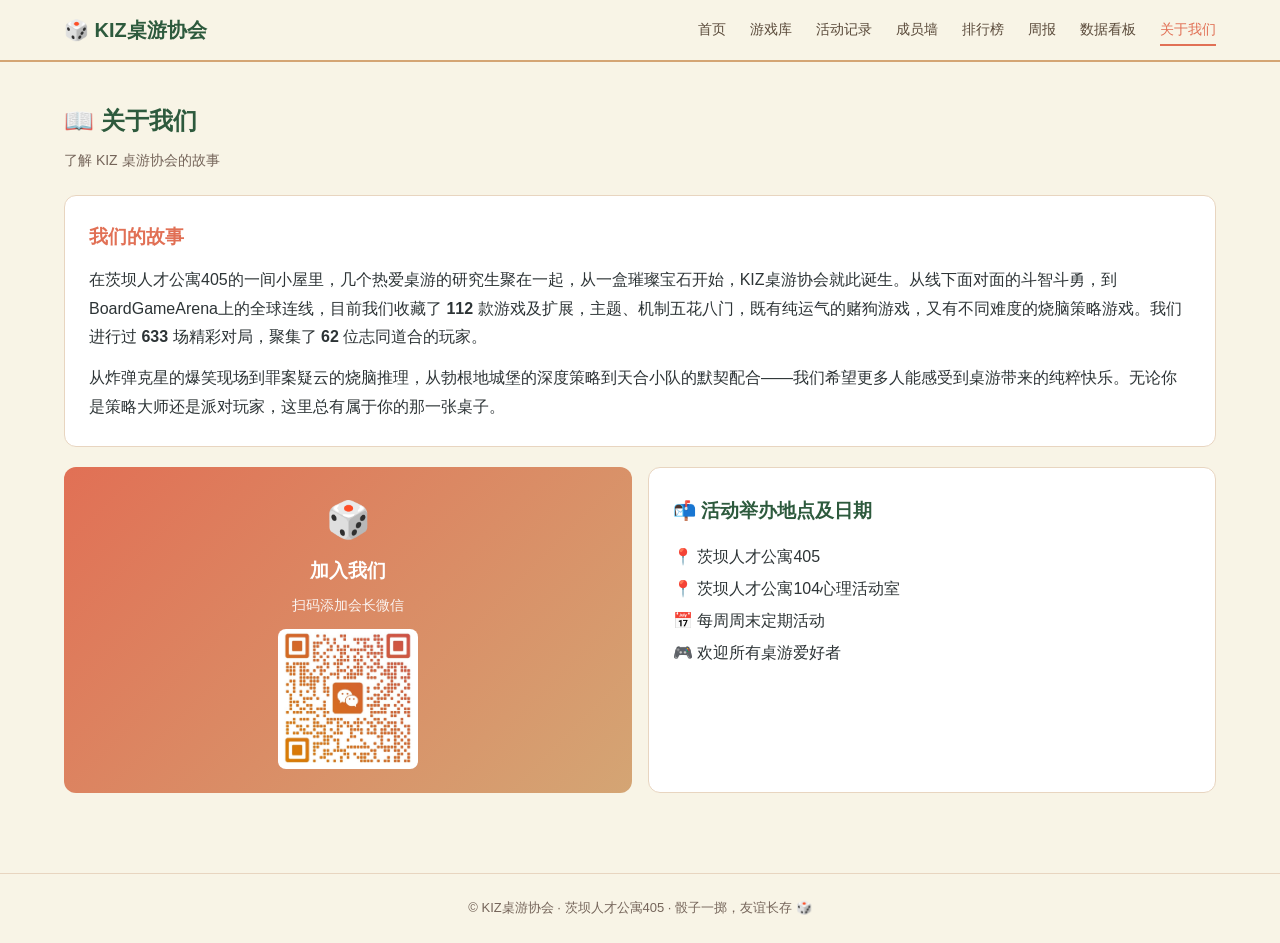
<file: about.html>
<!DOCTYPE html>
<html lang="zh-CN">
<head>
  <meta charset="UTF-8">
  <meta name="viewport" content="width=device-width, initial-scale=1.0">
  <title>关于我们 - KIZ桌游协会</title>
  <link rel="stylesheet" href="css/style.css">
  <link rel="icon" href="favicon.ico" sizes="48x48">
  <link rel="icon" href="favicon.svg" type="image/svg+xml">
  <link rel="apple-touch-icon" href="favicon.ico">
</head>
<body>

<nav class="nav">
  <div class="nav-inner">
    <a href="index.html" class="nav-logo">🎲 KIZ桌游协会</a>
    <button class="nav-toggle" id="navToggle" aria-label="菜单">☰</button>
    <div class="nav-links" id="navLinks">
      <a href="index.html">首页</a>
      <a href="games.html">游戏库</a>
      <a href="plays.html">活动记录</a>
      <a href="members.html">成员墙</a>
      <a href="leaderboard.html">排行榜</a>
      <a href="report.html">周报</a>
      <a href="dashboard.html">数据看板</a>
      <a href="about.html" class="active">关于我们</a>
    </div>
  </div>
</nav>

<section class="page-section">
  <h1 class="section-title">📖 关于我们</h1>
  <p class="section-subtitle">了解 KIZ 桌游协会的故事</p>

  <div class="story-card">
    <h3>我们的故事</h3>
    <p>在茨坝人才公寓405的一间小屋里，几个热爱桌游的研究生聚在一起，从一盒璀璨宝石开始，KIZ桌游协会就此诞生。从线下面对面的斗智斗勇，到BoardGameArena上的全球连线，目前我们收藏了 <strong id="aboutGameCount">--</strong> 款游戏及扩展，主题、机制五花八门，既有纯运气的赌狗游戏，又有不同难度的烧脑策略游戏。我们进行过 <strong id="aboutPlayCount">--</strong> 场精彩对局，聚集了 <strong id="aboutPlayerCount">--</strong> 位志同道合的玩家。</p>
    <p style="margin-top:12px;">从炸弹克星的爆笑现场到罪案疑云的烧脑推理，从勃根地城堡的深度策略到天合小队的默契配合——我们希望更多人能感受到桌游带来的纯粹快乐。无论你是策略大师还是派对玩家，这里总有属于你的那一张桌子。</p>
  </div>

  <div class="two-col">
    <div class="join-card">
      <div style="font-size:36px;">🎲</div>
      <h3 style="margin:8px 0;">加入我们</h3>
      <p style="font-size:14px;opacity:0.9;">扫码添加会长微信</p>
      <img src="img/会长微信.jpg" alt="会长微信二维码" style="width:140px;height:140px;margin:12px auto 0;border-radius:8px;display:block;">
    </div>
    <div class="contact-card">
      <h3 style="color:#2D5A3D;margin-bottom:12px;">📬 活动举办地点及日期</h3>
      <p>📍 茨坝人才公寓405</p>
      <p>📍 茨坝人才公寓104心理活动室</p>
      <p>📅 每周周末定期活动</p>
      <p>🎮 欢迎所有桌游爱好者</p>
    </div>
  </div>
</section>

<footer class="footer">
  <p>© KIZ桌游协会 · 茨坝人才公寓405 · 骰子一掷，友谊长存 🎲</p>
</footer>

<script src="js/data.js"></script>
<script src="js/main.js"></script>
<script>
  document.addEventListener('DOMContentLoaded', function() {
    initNavigation();
    // 动态填充统计数据（与 data.js 保持同步，无需手动改）
    var d = window.KIZ_DATA;
    if (d) {
      document.getElementById('aboutPlayCount').textContent = d.plays.length;
      document.getElementById('aboutGameCount').textContent = d.games.length;
      document.getElementById('aboutPlayerCount').textContent = d.players.length;
    }
  });
</script>
</body>
</html>
</file>
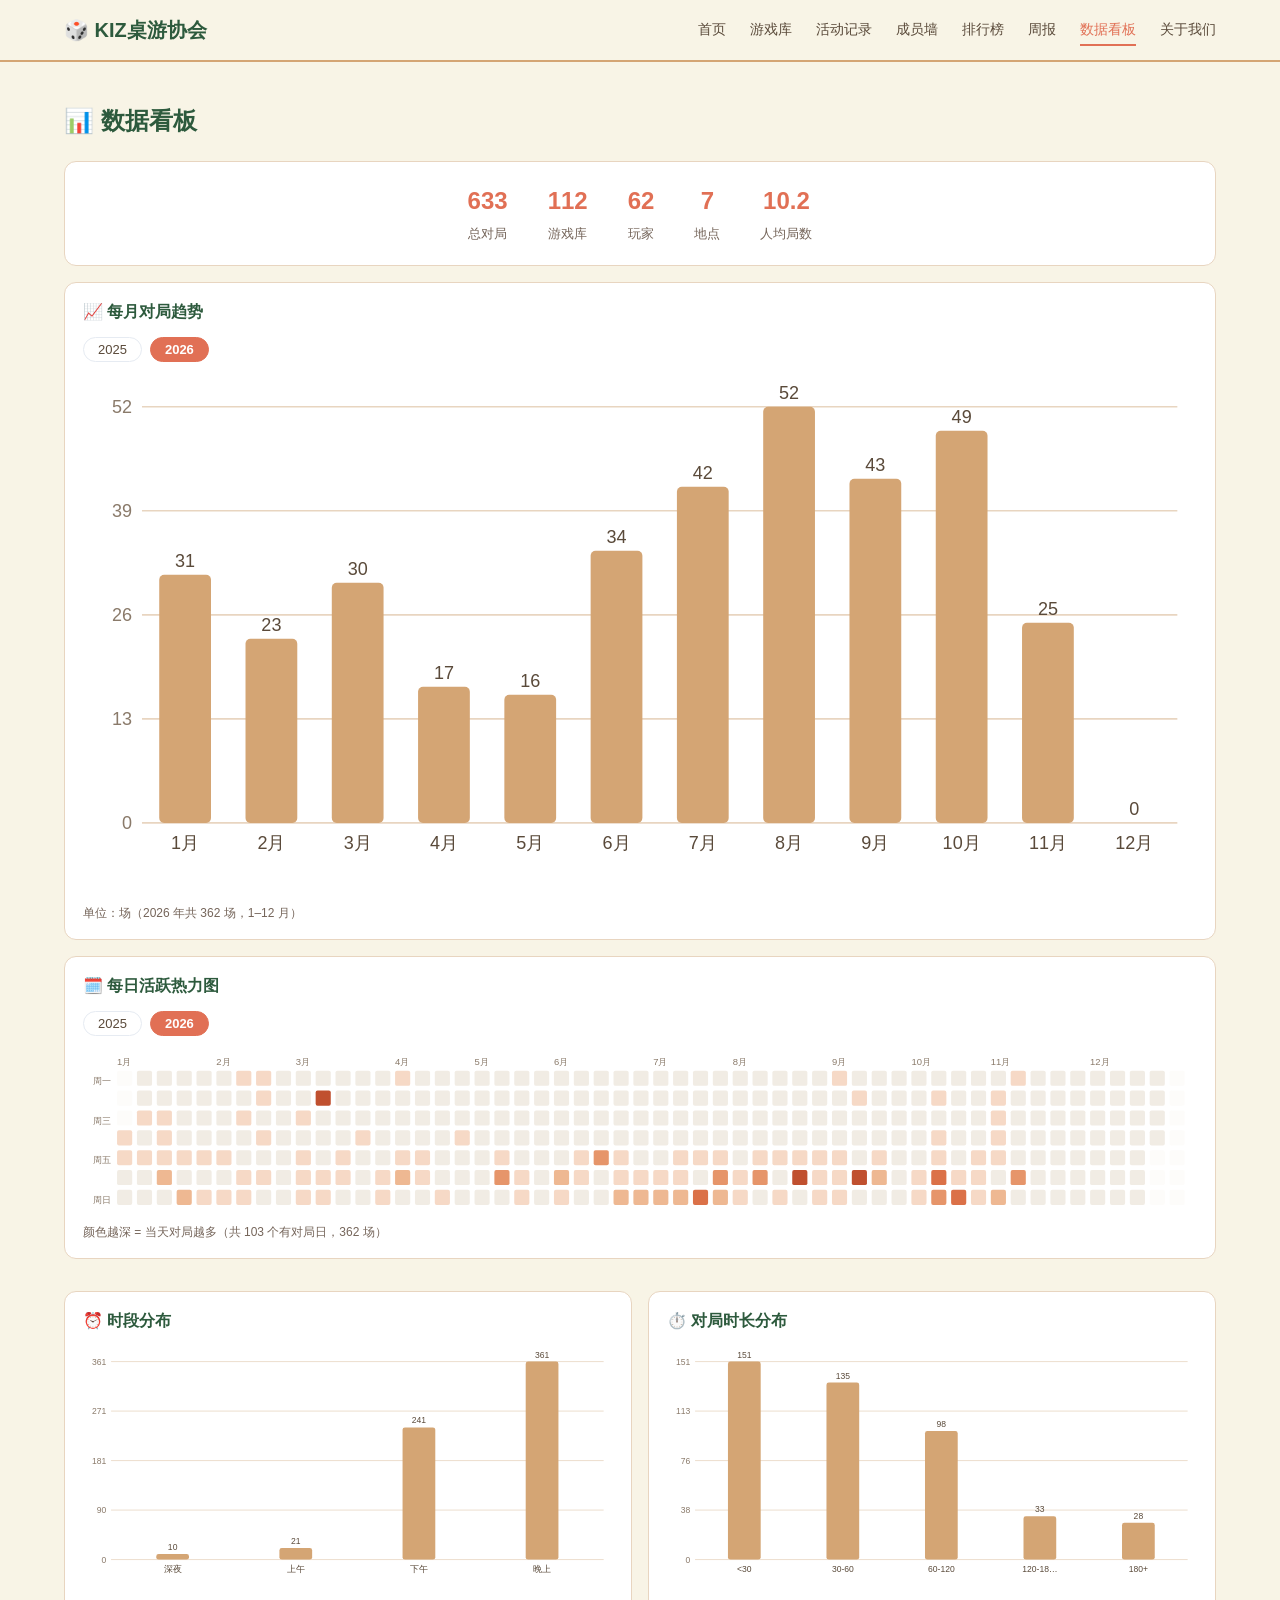
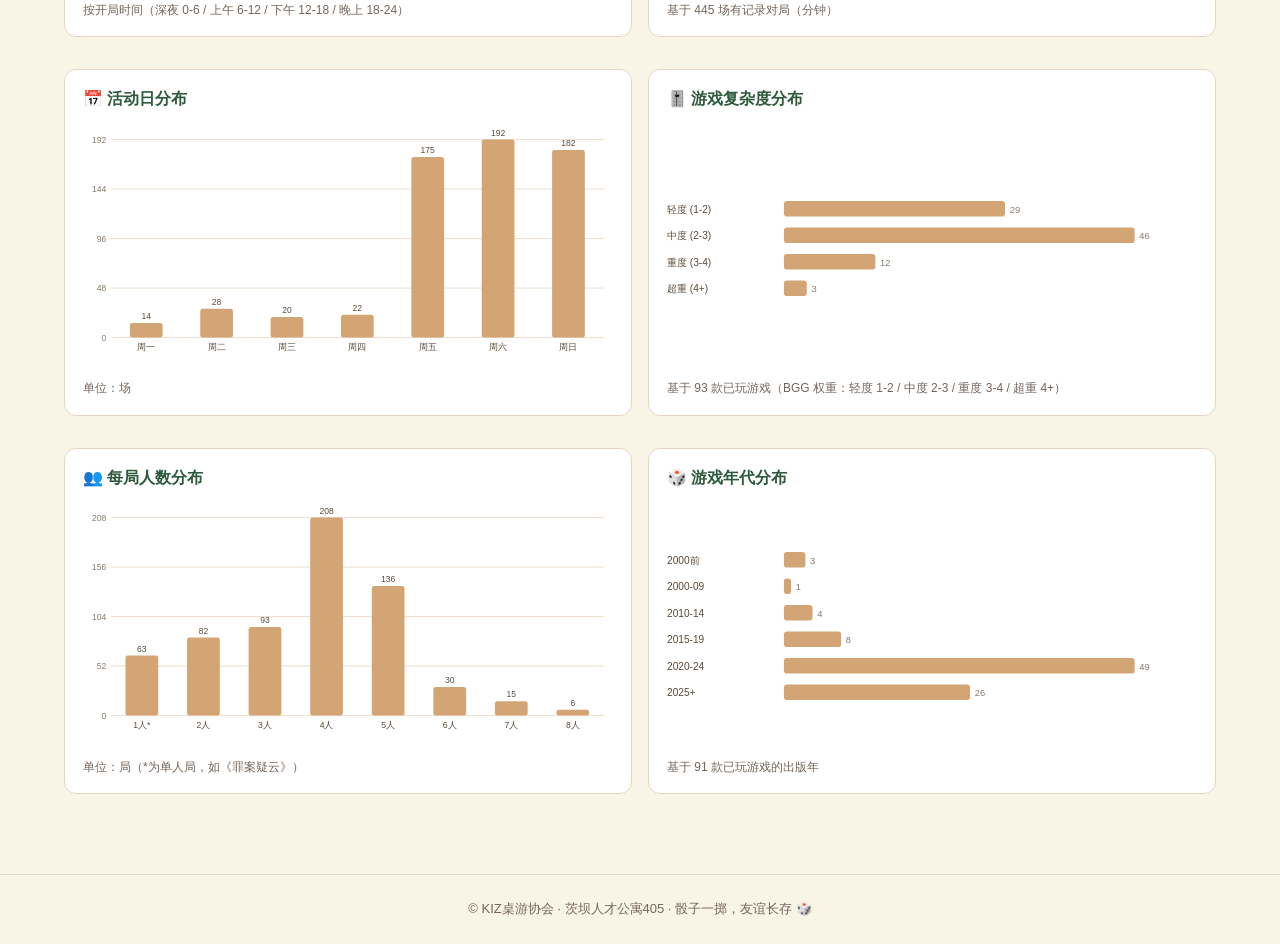
<file: dashboard.html>
<!DOCTYPE html>
<html lang="zh-CN">
<head>
  <meta charset="UTF-8">
  <meta name="viewport" content="width=device-width, initial-scale=1.0">
  <title>KIZ桌游协会 · 数据看板</title>
  <link rel="stylesheet" href="css/style.css">
  <link rel="icon" href="favicon.ico" sizes="48x48">
  <link rel="icon" href="favicon.svg" type="image/svg+xml">
  <link rel="apple-touch-icon" href="favicon.ico">
</head>
<body>

<!-- Navigation -->
<nav class="nav">
  <div class="nav-inner">
    <a href="index.html" class="nav-logo">🎲 KIZ桌游协会</a>
    <button class="nav-toggle" id="navToggle" aria-label="菜单">☰</button>
    <div class="nav-links" id="navLinks">
      <a href="index.html">首页</a>
      <a href="games.html">游戏库</a>
      <a href="plays.html">活动记录</a>
      <a href="members.html">成员墙</a>
      <a href="leaderboard.html">排行榜</a>
      <a href="report.html">周报</a>
      <a href="dashboard.html" class="active">数据看板</a>
      <a href="about.html">关于我们</a>
    </div>
  </div>
</nav>

<section class="page-section">
  <h2 class="section-title">📊 数据看板</h2>

  <div id="dashboard"></div>
</section>

<footer class="footer">
  <p>© KIZ桌游协会 · 茨坝人才公寓405 · 骰子一掷，友谊长存 🎲</p>
</footer>

<script src="js/data.js"></script>
<script src="js/main.js"></script>
<script src="js/dashboard.js"></script>
<script>
  document.addEventListener('DOMContentLoaded', function() {
    initNavigation();
    renderDashboard();
  });
</script>
</body>
</html>
</file>
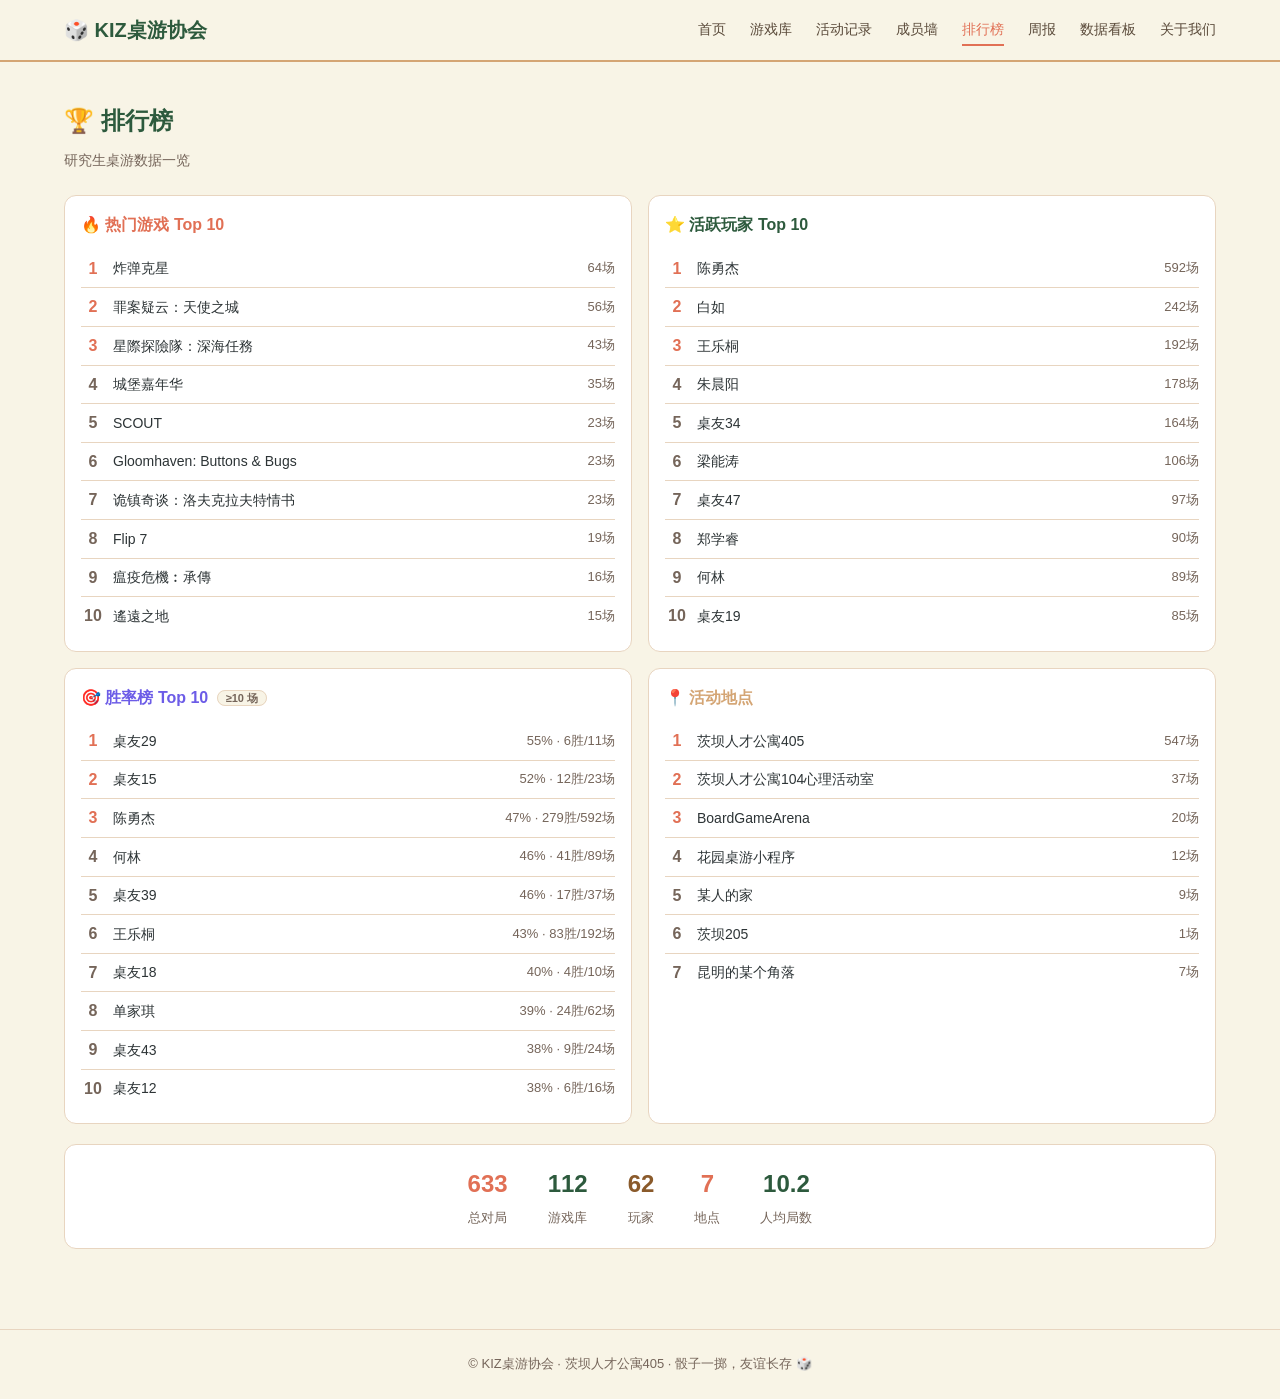
<file: leaderboard.html>
<!DOCTYPE html>
<html lang="zh-CN">
<head>
  <meta charset="UTF-8">
  <meta name="viewport" content="width=device-width, initial-scale=1.0">
  <title>排行榜 - KIZ桌游协会</title>
  <link rel="stylesheet" href="css/style.css">
  <link rel="icon" href="favicon.ico" sizes="48x48">
  <link rel="icon" href="favicon.svg" type="image/svg+xml">
  <link rel="apple-touch-icon" href="favicon.ico">
</head>
<body>

<nav class="nav">
  <div class="nav-inner">
    <a href="index.html" class="nav-logo">🎲 KIZ桌游协会</a>
    <button class="nav-toggle" id="navToggle" aria-label="菜单">☰</button>
    <div class="nav-links" id="navLinks">
      <a href="index.html">首页</a>
      <a href="games.html">游戏库</a>
      <a href="plays.html">活动记录</a>
      <a href="members.html">成员墙</a>
      <a href="leaderboard.html" class="active">排行榜</a>
      <a href="report.html">周报</a>
      <a href="dashboard.html">数据看板</a>
      <a href="about.html">关于我们</a>
    </div>
  </div>
</nav>

<section class="page-section">
  <h1 class="section-title">🏆 排行榜</h1>
  <p class="section-subtitle">研究生桌游数据一览</p>

  <div class="leaderboard-grid">
    <!-- Hot Games -->
    <div class="leaderboard-panel">
      <h3 style="color:#E17055;">🔥 热门游戏 Top 10</h3>
      <div id="leaderboardGames"></div>
    </div>
    <!-- Active Players -->
    <div class="leaderboard-panel">
      <h3 style="color:#2D5A3D;">⭐ 活跃玩家 Top 10</h3>
      <div id="leaderboardPlayers"></div>
    </div>
    <!-- Win Rate -->
    <div class="leaderboard-panel">
      <h3 style="color:#6C5CE7;">🎯 胜率榜 Top 10 <span class="threshold-badge">≥10 场</span></h3>
      <div id="leaderboardWinRate"></div>
    </div>
    <!-- Locations -->
    <div class="leaderboard-panel">
      <h3 style="color:#D4A574;">📍 活动地点</h3>
      <div id="leaderboardLocations"></div>
    </div>
  </div>

  <!-- Overall Stats -->
  <div class="stats-row" id="statsRow"></div>
</section>

<footer class="footer">
  <p>© KIZ桌游协会 · 茨坝人才公寓405 · 骰子一掷，友谊长存 🎲</p>
</footer>

<script src="js/data.js"></script>
<script src="js/main.js"></script>
<script>
  document.addEventListener('DOMContentLoaded', function() {
    initNavigation();
    renderLeaderboard();
  });
</script>
</body>
</html>
</file>
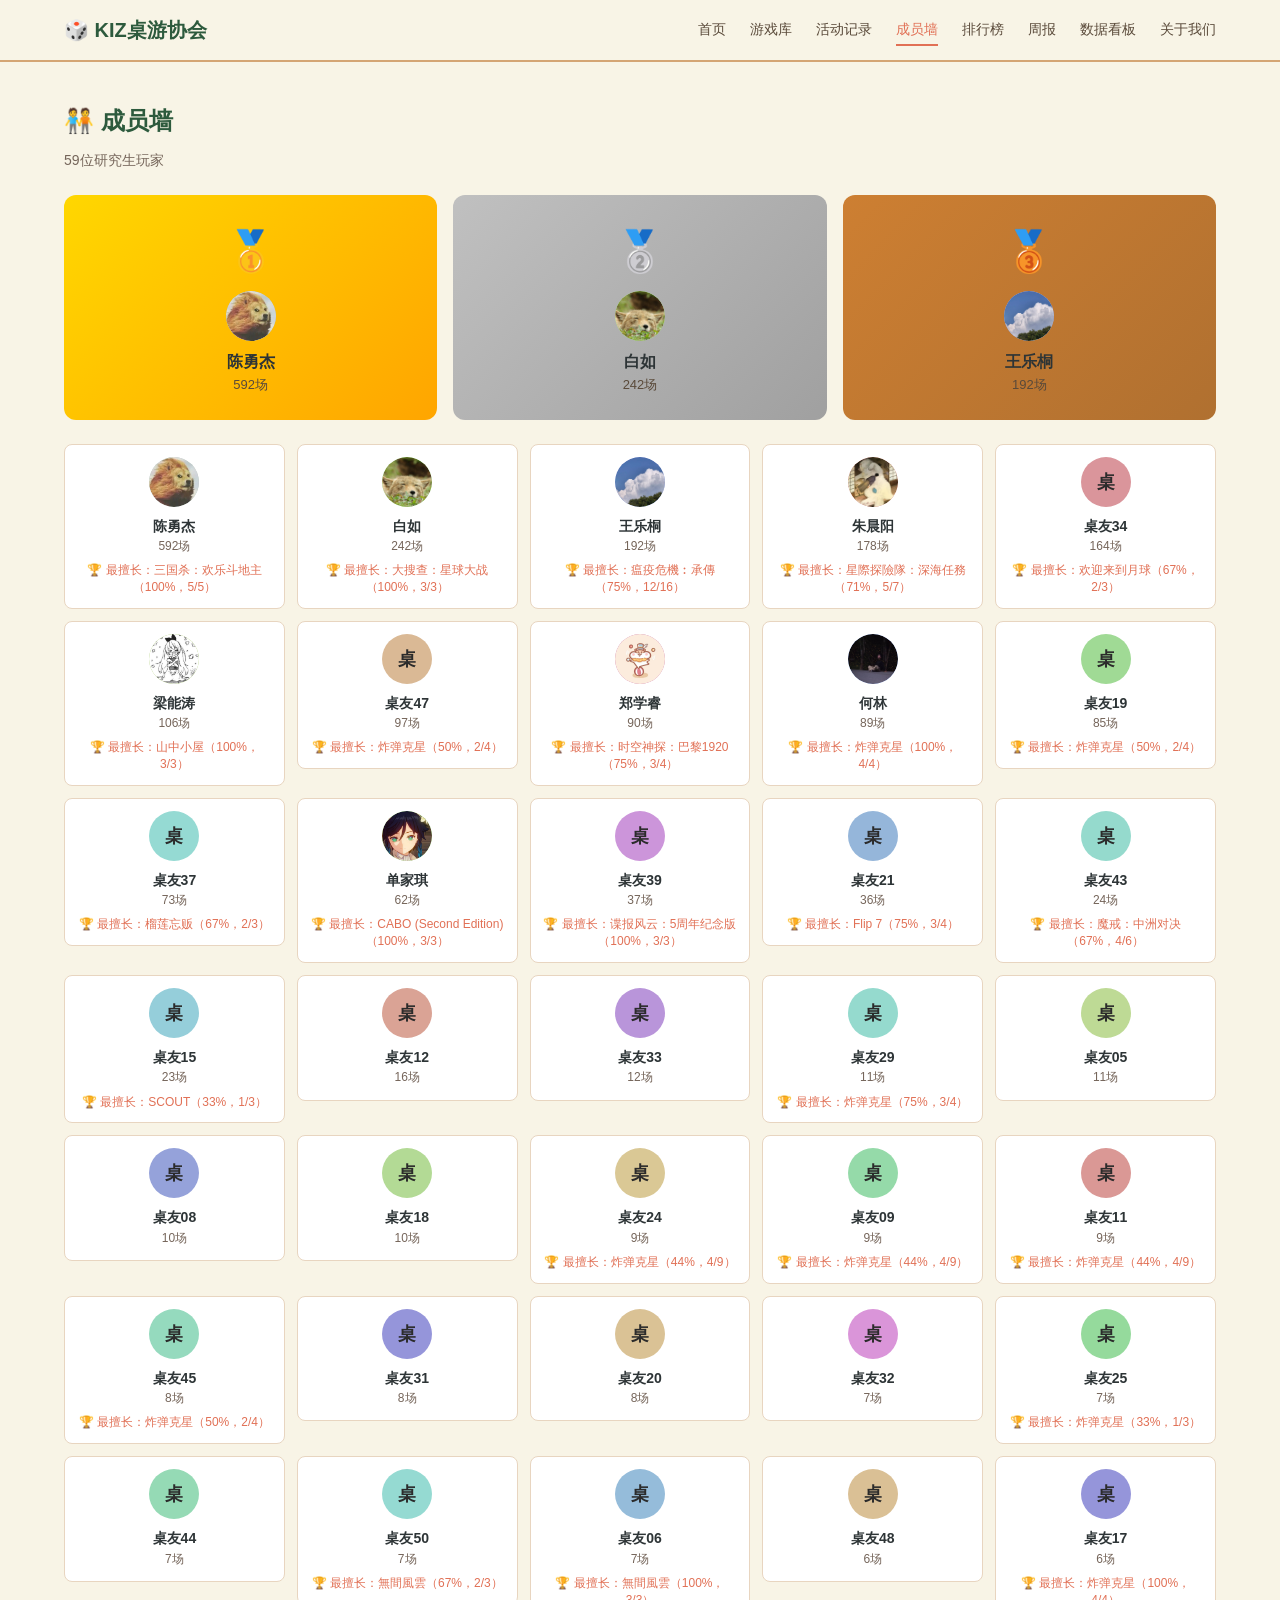
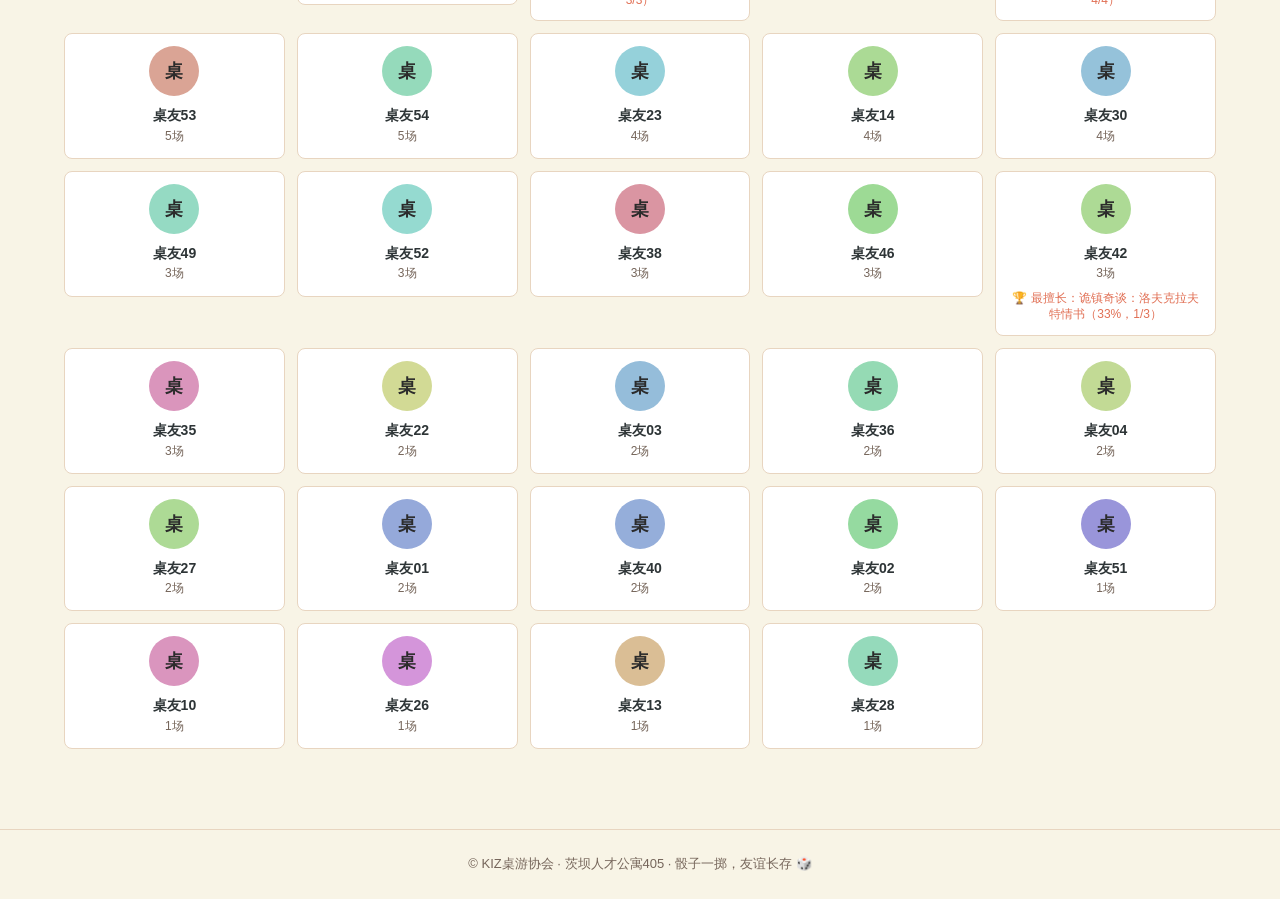
<file: members.html>
<!DOCTYPE html>
<html lang="zh-CN">
<head>
  <meta charset="UTF-8">
  <meta name="viewport" content="width=device-width, initial-scale=1.0">
  <title>成员墙 - KIZ桌游协会</title>
  <link rel="stylesheet" href="css/style.css">
  <link rel="icon" href="favicon.ico" sizes="48x48">
  <link rel="icon" href="favicon.svg" type="image/svg+xml">
  <link rel="apple-touch-icon" href="favicon.ico">
</head>
<body>

<nav class="nav">
  <div class="nav-inner">
    <a href="index.html" class="nav-logo">🎲 KIZ桌游协会</a>
    <button class="nav-toggle" id="navToggle" aria-label="菜单">☰</button>
    <div class="nav-links" id="navLinks">
      <a href="index.html">首页</a>
      <a href="games.html">游戏库</a>
      <a href="plays.html">活动记录</a>
      <a href="members.html" class="active">成员墙</a>
      <a href="leaderboard.html">排行榜</a>
      <a href="report.html">周报</a>
      <a href="dashboard.html">数据看板</a>
      <a href="about.html">关于我们</a>
    </div>
  </div>
</nav>

<section class="page-section">
  <h1 class="section-title">🧑‍🤝‍🧑 成员墙</h1>
  <p class="section-subtitle" id="memberCount">--位研究生玩家</p>

  <!-- Top 3 Podium -->
  <div class="podium" id="podium"></div>

  <!-- Member Grid -->
  <div class="member-grid" id="memberGrid"></div>
</section>

<footer class="footer">
  <p>© KIZ桌游协会 · 茨坝人才公寓405 · 骰子一掷，友谊长存 🎲</p>
</footer>

<script src="js/data.js"></script>
<script src="js/main.js"></script>
<script>
  document.addEventListener('DOMContentLoaded', function() {
    initNavigation();
    renderMemberWall();
  });
</script>
</body>
</html>
</file>
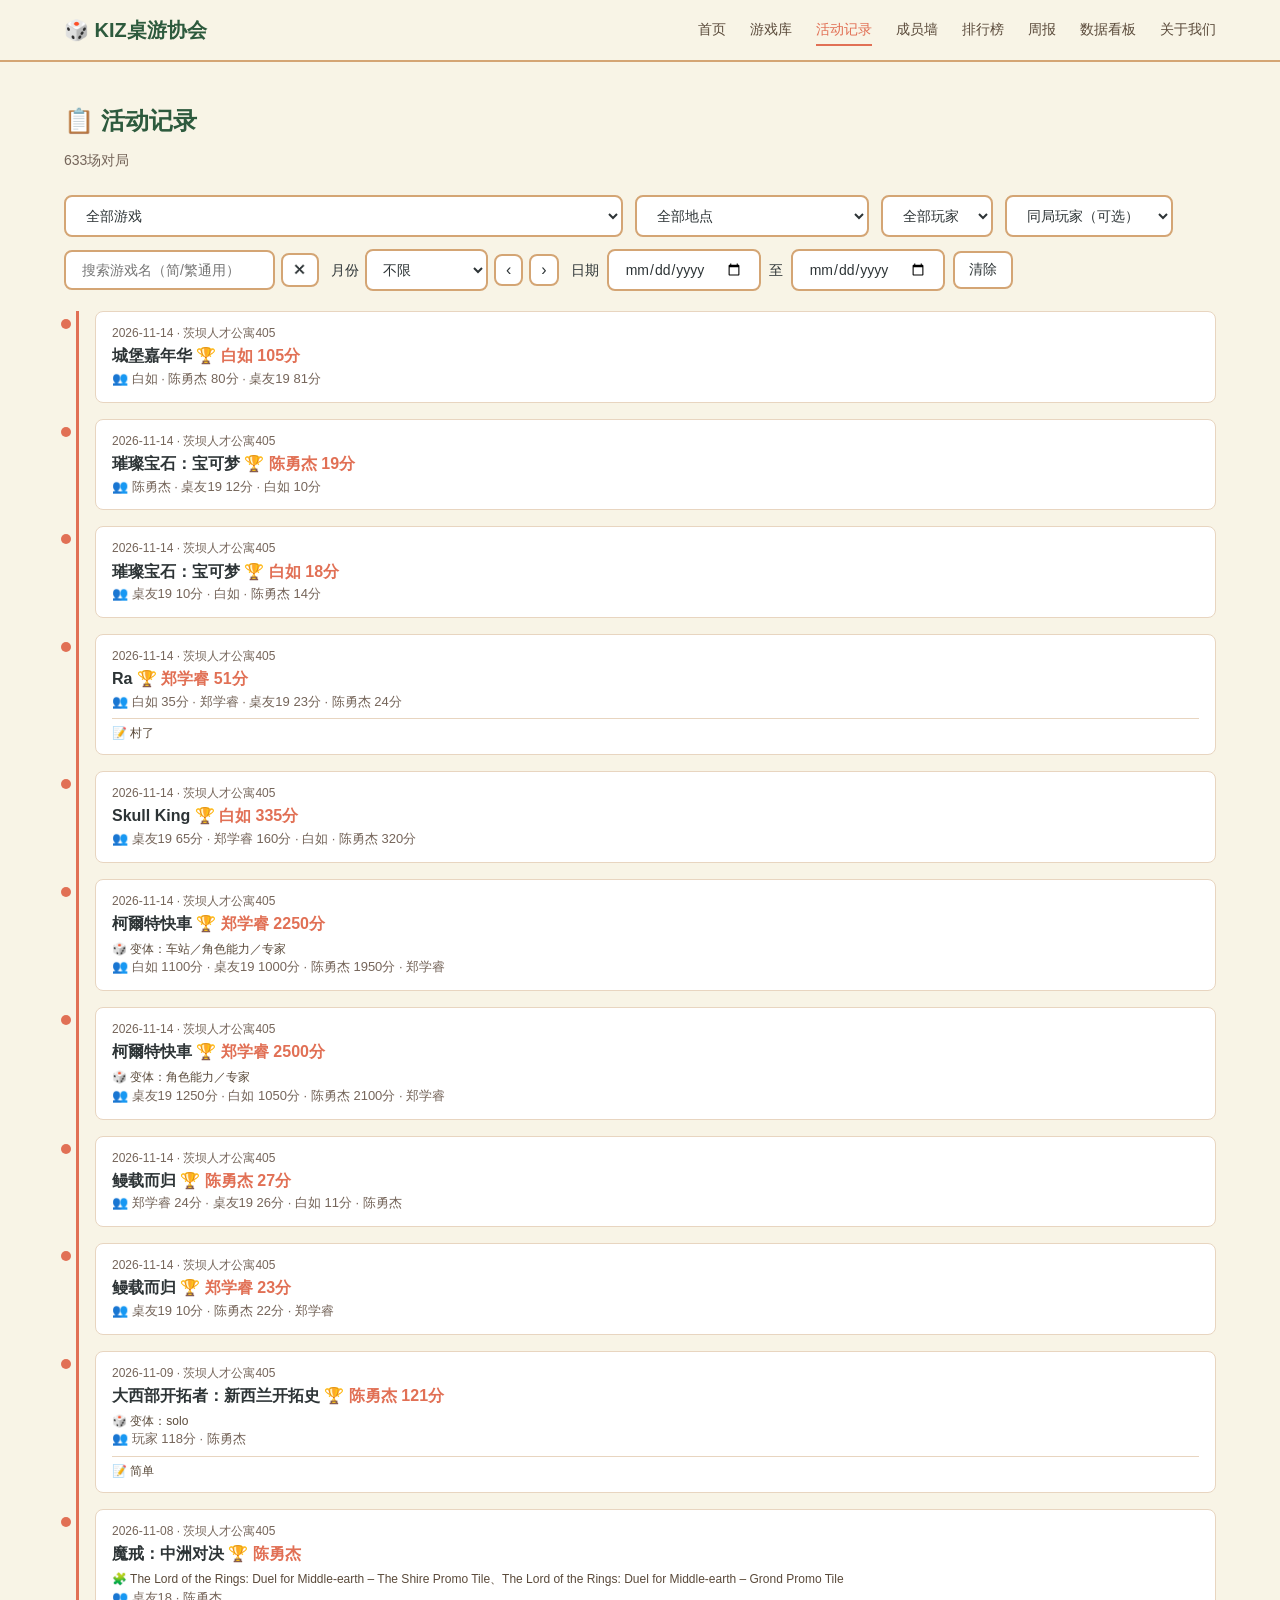
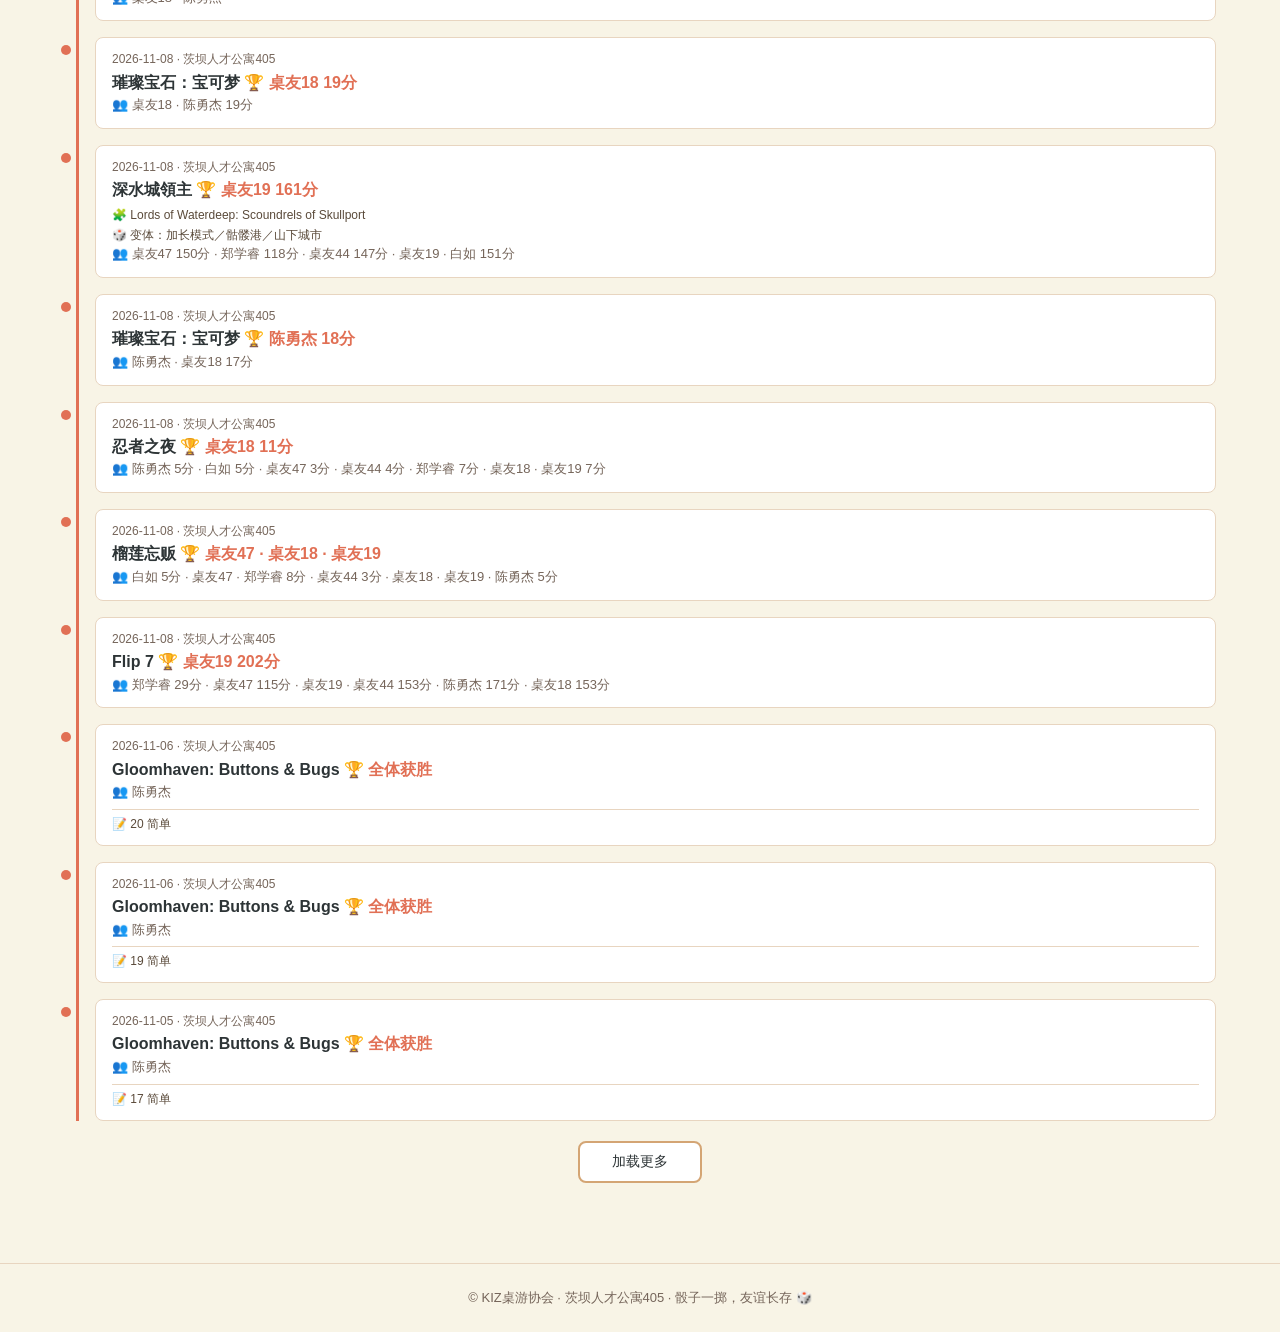
<file: plays.html>
<!DOCTYPE html>
<html lang="zh-CN">
<head>
  <meta charset="UTF-8">
  <meta name="viewport" content="width=device-width, initial-scale=1.0">
  <title>活动记录 - KIZ桌游协会</title>
  <link rel="stylesheet" href="css/style.css">
  <link rel="icon" href="favicon.ico" sizes="48x48">
  <link rel="icon" href="favicon.svg" type="image/svg+xml">
  <link rel="apple-touch-icon" href="favicon.ico">
</head>
<body>

<nav class="nav">
  <div class="nav-inner">
    <a href="index.html" class="nav-logo">🎲 KIZ桌游协会</a>
    <button class="nav-toggle" id="navToggle" aria-label="菜单">☰</button>
    <div class="nav-links" id="navLinks">
      <a href="index.html">首页</a>
      <a href="games.html">游戏库</a>
      <a href="plays.html" class="active">活动记录</a>
      <a href="members.html">成员墙</a>
      <a href="leaderboard.html">排行榜</a>
      <a href="report.html">周报</a>
      <a href="dashboard.html">数据看板</a>
      <a href="about.html">关于我们</a>
    </div>
  </div>
</nav>

<section class="page-section">
  <h1 class="section-title">📋 活动记录</h1>
  <p class="section-subtitle" id="playCount">--场对局</p>
  <div class="filter-bar">
    <select id="playGameFilter">
      <option value="">全部游戏</option>
    </select>
    <select id="playLocationFilter">
      <option value="">全部地点</option>
    </select>
    <select id="playPlayerFilter">
      <option value="">全部玩家</option>
    </select>
    <select id="playPlayer2Filter">
      <option value="">同局玩家（可选）</option>
    </select>
    <div class="filter-search-wrap">
      <input type="text" id="playSearch" class="filter-search" placeholder="搜索游戏名（简/繁通用）">
      <button type="button" id="playSearchClear" class="filter-clear-btn" title="清除搜索">✕</button>
    </div>
    <div class="filter-month">
      <label class="filter-month-label">月份</label>
      <select id="playMonthFilter">
        <option value="">不限</option>
      </select>
      <button type="button" id="playMonthPrev" class="filter-month-btn" title="上个月">‹</button>
      <button type="button" id="playMonthNext" class="filter-month-btn" title="下个月">›</button>
    </div>
    <div class="filter-date">
      <span class="filter-date-label">日期</span>
      <input type="date" id="playFromDate" title="开始日期">
      <span class="filter-date-sep">至</span>
      <input type="date" id="playToDate" title="结束日期">
      <button type="button" id="playDateClear" class="filter-clear-btn">清除</button>
    </div>
  </div>
  <div class="timeline" id="playTimeline"></div>
  <div class="load-more" id="loadMoreContainer">
    <button id="loadMoreBtn">加载更多</button>
  </div>
</section>

<footer class="footer">
  <p>© KIZ桌游协会 · 茨坝人才公寓405 · 骰子一掷，友谊长存 🎲</p>
</footer>

<script src="js/data.js"></script>
<script src="js/main.js"></script>
<script>
  document.addEventListener('DOMContentLoaded', function() {
    initNavigation();
    renderPlayRecords();
  });
</script>
</body>
</html>
</file>
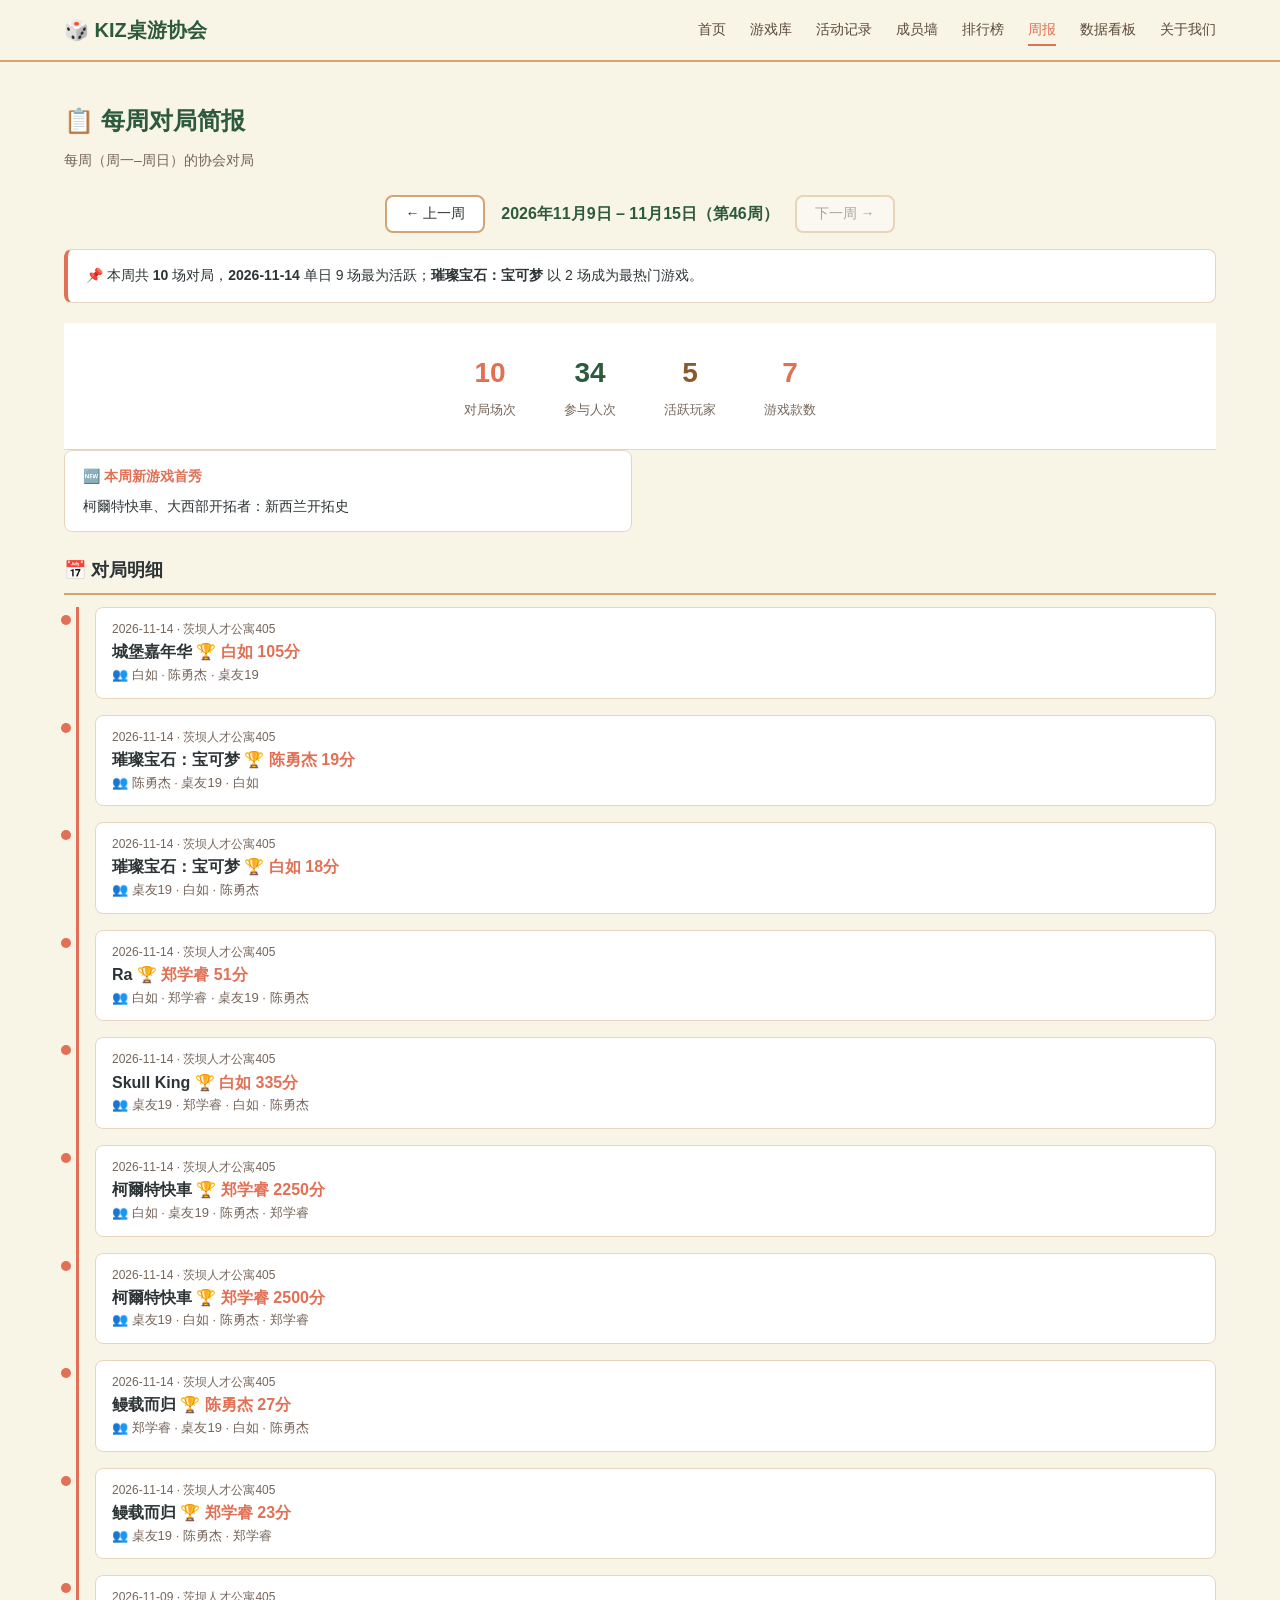
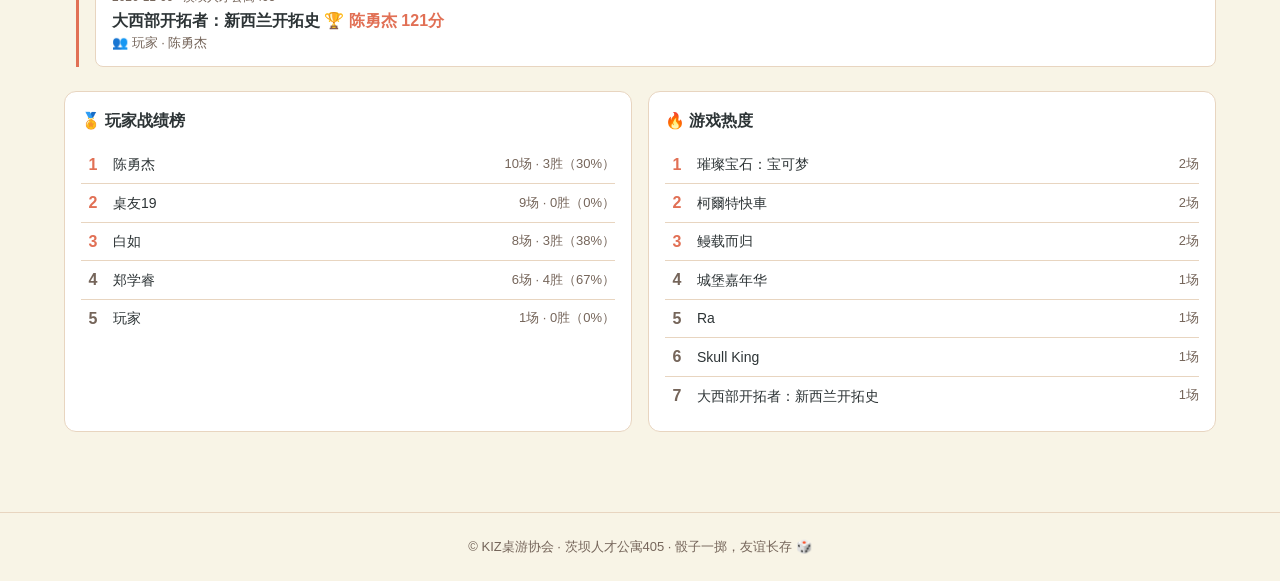
<file: report.html>
<!DOCTYPE html>
<html lang="zh-CN">
<head>
  <meta charset="UTF-8">
  <meta name="viewport" content="width=device-width, initial-scale=1.0">
  <title>KIZ桌游协会 · 每周简报</title>
  <link rel="stylesheet" href="css/style.css">
  <link rel="icon" href="favicon.ico" sizes="48x48">
  <link rel="icon" href="favicon.svg" type="image/svg+xml">
  <link rel="apple-touch-icon" href="favicon.ico">
</head>
<body>

<!-- Navigation -->
<nav class="nav">
  <div class="nav-inner">
    <a href="index.html" class="nav-logo">🎲 KIZ桌游协会</a>
    <button class="nav-toggle" id="navToggle" aria-label="菜单">☰</button>
    <div class="nav-links" id="navLinks">
      <a href="index.html">首页</a>
      <a href="games.html">游戏库</a>
      <a href="plays.html">活动记录</a>
      <a href="members.html">成员墙</a>
      <a href="leaderboard.html">排行榜</a>
      <a href="report.html" class="active">周报</a>
      <a href="dashboard.html">数据看板</a>
      <a href="about.html">关于我们</a>
    </div>
  </div>
</nav>

<section class="page-section">
  <h2 class="section-title">📋 每周对局简报</h2>
  <p class="section-subtitle">每周（周一–周日）的协会对局</p>

  <div class="report-nav">
    <button id="weekPrev" class="report-nav-btn">← 上一周</button>
    <span id="weekLabel" class="report-week-label">…</span>
    <button id="weekNext" class="report-nav-btn">下一周 →</button>
  </div>

  <div id="repHighlight" class="report-highlight"></div>

  <div class="stats-bar">
    <div class="stat-item"><div class="stat-number" id="repTotal">--</div><div class="stat-label">对局场次</div></div>
    <div class="stat-item"><div class="stat-number green" id="repParticipations">--</div><div class="stat-label">参与人次</div></div>
    <div class="stat-item"><div class="stat-number gold" id="repActive">--</div><div class="stat-label">活跃玩家</div></div>
    <div class="stat-item"><div class="stat-number" id="repGames">--</div><div class="stat-label">游戏款数</div></div>
  </div>

  <div id="repExtra" class="report-extra"></div>

  <div id="weeklyReport">
    <h2 class="profile-section-title">📅 对局明细</h2>
    <div class="timeline" id="repTimeline"></div>

    <div class="leaderboard-grid" style="margin-top:24px;">
      <div class="leaderboard-panel">
        <h3>🏅 玩家战绩榜</h3>
        <div id="repPlayers"></div>
      </div>
      <div class="leaderboard-panel">
        <h3>🔥 游戏热度</h3>
        <div id="repGames2"></div>
      </div>
    </div>
  </div>
</section>

<footer class="footer">
  <p>© KIZ桌游协会 · 茨坝人才公寓405 · 骰子一掷，友谊长存 🎲</p>
</footer>

<script src="js/data.js"></script>
<script src="js/main.js"></script>
<script src="js/report.js"></script>
<script>
  document.addEventListener('DOMContentLoaded', function() {
    initNavigation();
    renderWeeklyReport();
  });
</script>
</body>
</html>
</file>
<file: css/style.css>
/* ===== CSS Variables ===== */
:root {
  --color-primary: #E17055;
  --color-primary-dark: #c06045;
  --color-secondary: #2D5A3D;
  --color-accent: #D4A574;
  /* accent 本身偏浅，仅用于边框/背景；文字场景改用深色变体以满足对比度 */
  --color-accent-text: #8a5a2b;
  --color-bg: #F8F4E6;
  --color-white: #FFFFFF;
  --color-text: #2D3436;
  /* 原 #8a7a6a 在米底仅 3.76:1，未达 WCAG AA；#75655a 为 5.07:1 */
  --color-text-muted: #75655a;
  --color-text-light: #5a4a3a;
  --color-border: #e8d5c0;
  --color-gold: #FFD700;
  --color-silver: #C0C0C0;
  --color-bronze: #CD7F32;
  --font-stack: "PingFang SC", "Microsoft YaHei", "Hiragino Sans GB", sans-serif;
  --shadow-sm: 0 2px 8px rgba(0,0,0,0.04);
  --shadow-md: 0 4px 16px rgba(0,0,0,0.08);
  --radius-sm: 8px;
  --radius-md: 12px;
  --max-width: 1200px;
}

/* ===== Reset ===== */
*, *::before, *::after {
  box-sizing: border-box;
  margin: 0;
  padding: 0;
}

body {
  font-family: var(--font-stack);
  background: var(--color-bg);
  color: var(--color-text);
  line-height: 1.6;
  min-height: 100vh;
}

a { color: inherit; text-decoration: none; }
img { max-width: 100%; display: block; }
button { cursor: pointer; font-family: inherit; }
input, select { font-family: inherit; }

/* ===== Navigation ===== */
.nav {
  background: var(--color-bg);
  border-bottom: 2px solid var(--color-accent);
  position: sticky;
  top: 0;
  z-index: 100;
}

.nav-inner {
  max-width: var(--max-width);
  margin: 0 auto;
  display: flex;
  align-items: center;
  padding: 14px 24px;
}

.nav-logo {
  font-size: 20px;
  font-weight: 700;
  color: var(--color-secondary);
  display: flex;
  align-items: center;
  gap: 8px;
}

.nav-links {
  display: flex;
  gap: 24px;
  margin-left: auto;
}

.nav-links a {
  font-size: 14px;
  color: var(--color-text-light);
  font-weight: 500;
  padding: 4px 0;
  border-bottom: 2px solid transparent;
  transition: color 0.2s, border-color 0.2s;
}

.nav-links a:hover,
.nav-links a.active {
  color: var(--color-primary);
}

.nav-links a.active {
  border-bottom-color: var(--color-primary);
}

/* Hamburger menu for mobile */
.nav-toggle {
  display: none;
  background: none;
  border: none;
  font-size: 24px;
  color: var(--color-secondary);
  margin-left: auto;
}

/* 8 个导航项 + logo 在 769–1024px 区间会挤压换行，故汉堡菜单提前到 1024px 启用 */
@media (max-width: 1024px) {
  .nav-links {
    display: none;
    position: absolute;
    top: 100%;
    left: 0;
    right: 0;
    flex-direction: column;
    background: var(--color-bg);
    border-bottom: 2px solid var(--color-accent);
    padding: 16px 24px;
    gap: 12px;
    box-shadow: var(--shadow-md);
  }
  .nav-links.open { display: flex; }
  .nav-toggle { display: block; }
}

/* ===== Hero ===== */
.hero {
  background: linear-gradient(135deg, var(--color-primary), var(--color-accent));
  padding: 80px 24px;
  text-align: center;
  position: relative;
  overflow: hidden;
}

.hero::before {
  content: '';
  position: absolute;
  inset: 0;
  background: radial-gradient(circle at 20% 50%, rgba(255,255,255,0.1) 0%, transparent 50%),
              radial-gradient(circle at 80% 50%, rgba(255,255,255,0.08) 0%, transparent 50%);
}

.hero-content {
  position: relative;
  z-index: 1;
  max-width: 700px;
  margin: 0 auto;
}

.hero h1 {
  font-size: 36px;
  color: var(--color-white);
  margin-bottom: 12px;
}

.hero p {
  font-size: 16px;
  color: rgba(255,255,255,0.9);
  margin-bottom: 24px;
}

.hero-buttons {
  display: flex;
  gap: 16px;
  justify-content: center;
  flex-wrap: wrap;
}

.btn-primary {
  background: var(--color-white);
  color: var(--color-primary);
  border: none;
  padding: 12px 32px;
  border-radius: var(--radius-sm);
  font-weight: 600;
  font-size: 16px;
  transition: transform 0.2s, box-shadow 0.2s;
  display: inline-block;
}

.btn-primary:hover {
  transform: translateY(-2px);
  box-shadow: var(--shadow-md);
}

.btn-outline {
  background: transparent;
  color: var(--color-white);
  border: 2px solid var(--color-white);
  padding: 12px 32px;
  border-radius: var(--radius-sm);
  font-weight: 600;
  font-size: 16px;
  transition: background 0.2s;
  display: inline-block;
}

.btn-outline:hover {
  background: rgba(255,255,255,0.15);
}

/* ===== Stats Bar ===== */
.stats-bar {
  display: flex;
  justify-content: center;
  gap: 48px;
  padding: 28px 24px;
  background: var(--color-white);
  border-bottom: 1px solid var(--color-border);
}

.stat-item {
  text-align: center;
}

.stat-number {
  font-size: 28px;
  font-weight: 700;
  color: var(--color-primary);
}

.stat-number.green { color: var(--color-secondary); }
.stat-number.gold { color: var(--color-accent-text); }

.stat-label {
  font-size: 13px;
  color: var(--color-text-muted);
  margin-top: 2px;
}

/* ===== Game Card ===== */
.game-card {
  /* 卡片为 <a> 元素：保证可 Tab 聚焦、可新标签打开 */
  display: block;
  color: inherit;
  text-decoration: none;
  background: var(--color-white);
  border-radius: var(--radius-md);
  overflow: hidden;
  border: 1px solid var(--color-border);
  box-shadow: var(--shadow-sm);
  transition: transform 0.2s, box-shadow 0.2s;
  cursor: pointer;
}

.game-card:hover {
  transform: translateY(-4px);
  box-shadow: var(--shadow-md);
}

.game-card:focus-visible {
  outline: 2px solid var(--color-primary);
  outline-offset: 3px;
}

.game-card-image {
  height: 260px;
  display: flex;
  align-items: center;
  justify-content: center;
  overflow: hidden;
  background: var(--color-bg);
  position: relative;
  padding: 16px;
}

.game-card-image img {
  max-width: 100%;
  max-height: 100%;
  object-fit: contain;
}

.game-card-placeholder {
  font-size: 40px;
  opacity: 0.3;
}

.bgg-rank-badge {
  position: absolute;
  top: 8px;
  left: 8px;
  background: rgba(0,0,0,0.75);
  color: #FFD700;
  font-size: 12px;
  font-weight: 700;
  padding: 3px 8px;
  border-radius: 4px;
}

.version-badge {
  position: absolute;
  top: 8px;
  right: 8px;
  background: rgba(0,0,0,0.72);
  color: #fff;
  font-size: 11px;
  font-weight: 600;
  padding: 3px 8px;
  border-radius: 4px;
  letter-spacing: 0.2px;
}

/* 「已出」标记：曾拥有但已出售的游戏，置于卡片图左下角，避免与右上版本/左上排名徽标重叠 */
.sold-badge {
  position: absolute;
  bottom: 8px;
  left: 8px;
  background: rgba(176, 64, 64, 0.92);
  color: #fff;
  font-size: 11px;
  font-weight: 700;
  padding: 3px 8px;
  border-radius: 4px;
  letter-spacing: 1px;
}

.tag-sold { background: #b04040; color: #fff; }

/* 游戏详情页：来自 BGG 收藏的补充信息网格 */
.profile-meta-grid {
  display: flex;
  flex-wrap: wrap;
  gap: 10px 22px;
  margin-top: 16px;
  padding-top: 14px;
  border-top: 1px solid var(--color-border, #e0e0e0);
}
.profile-meta-item { min-width: 120px; }
.meta-key { font-size: 12px; color: var(--color-text-muted, #888); margin-bottom: 3px; }
.meta-val { font-size: 14px; font-weight: 600; color: var(--color-text, #222); }

.game-card-meta {
  display: flex;
  align-items: center;
  gap: 12px;
  margin-top: 4px;
  font-size: 12px;
}

.meta-stars {
  color: #e8a817;
  white-space: nowrap;
}

.complexity {
  color: var(--color-text-muted);
  white-space: nowrap;
}


.game-card-body {
  padding: 16px;
}

.game-card-title {
  font-weight: 600;
  font-size: 16px;
  color: var(--color-text);
}

.game-card-plays {
  font-size: 13px;
  color: var(--color-text-muted);
  margin-top: 4px;
}

.game-card-tags {
  display: flex;
  gap: 4px;
  margin-top: 8px;
  flex-wrap: wrap;
}

.tag {
  padding: 3px 10px;
  border-radius: 4px;
  font-size: 12px;
  font-weight: 500;
}

.tag-primary { background: var(--color-primary); color: var(--color-white); }
.tag-secondary { background: var(--color-secondary); color: var(--color-white); }
.tag-accent { background: var(--color-accent); color: #4a3418; }

/* ===== Game Grid ===== */
.game-grid {
  display: grid;
  grid-template-columns: repeat(4, 1fr);
  gap: 16px;
}

@media (max-width: 1024px) { .game-grid { grid-template-columns: repeat(3, 1fr); } }
@media (max-width: 768px) { .game-grid { grid-template-columns: repeat(2, 1fr); } }
@media (max-width: 480px) { .game-grid { grid-template-columns: 1fr; } }

/* ===== Timeline ===== */
.timeline {
  border-left: 3px solid var(--color-primary);
  margin-left: 12px;
}

.timeline-item {
  margin-bottom: 16px;
  position: relative;
}

.timeline-dot {
  width: 10px;
  height: 10px;
  background: var(--color-primary);
  border-radius: 50%;
  position: absolute;
  left: -18.5px;
  top: 8px;
}

.timeline-card {
  margin-left: 16px;
  background: var(--color-white);
  padding: 12px 16px;
  border-radius: var(--radius-sm);
  border: 1px solid var(--color-border);
}

.timeline-date {
  font-size: 12px;
  color: var(--color-text-muted);
}

.timeline-game {
  font-weight: 600;
  color: var(--color-text);
}

.timeline-winner {
  color: var(--color-primary);
}

.timeline-online {
  font-size: 11px;
  font-weight: 600;
  color: #fff;
  background: linear-gradient(135deg, #2D5A3D, #4a8a5a);
  border-radius: 10px;
  padding: 1px 7px;
  margin-left: 4px;
  vertical-align: middle;
  white-space: nowrap;
}

.timeline-expansion {
  font-size: 12px;
  color: var(--color-text-light);
  margin-top: 4px;
  line-height: 1.4;
}

.timeline-board {
  font-size: 12px;
  color: var(--color-text-light);
  margin-top: 4px;
  line-height: 1.4;
}

.timeline-players {
  font-size: 13px;
  color: var(--color-text-muted);
}

.timeline-comment {
  font-size: 12px;
  color: var(--color-text-light);
  margin-top: 6px;
  padding-top: 6px;
  border-top: 1px solid var(--color-border);
  line-height: 1.4;
}

/* ===== Member Card ===== */
.member-card {
  text-align: center;
  padding: 12px;
  background: var(--color-white);
  border-radius: var(--radius-sm);
  border: 1px solid var(--color-border);
  transition: transform 0.2s;
}

.member-card:hover { transform: translateY(-2px); }

.member-card-link {
  display: block;
  text-decoration: none;
  color: inherit;
}

.member-avatar {
  width: 50px;
  height: 50px;
  border-radius: 50%;
  background: var(--color-bg);
  margin: 0 auto 8px;
  display: flex;
  align-items: center;
  justify-content: center;
  font-weight: 700;
  font-size: 18px;
  overflow: hidden;
  position: relative;
}

.avatar-img {
  width: 100%;
  height: 100%;
  object-fit: cover;
  border-radius: 50%;
  display: none;
  position: relative;
  z-index: 1;
}

.avatar-initial {
  position: absolute;
  top: 50%;
  left: 50%;
  transform: translate(-50%, -50%);
  font-weight: 700;
  line-height: 1;
  user-select: none;
}

.member-name {
  font-weight: 600;
  font-size: 14px;
}

.member-plays {
  font-size: 12px;
  color: var(--color-text-muted);
}

.member-best {
  font-size: 12px;
  color: var(--color-primary);
  margin-top: 6px;
  line-height: 1.4;
}

.winrate-line {
  font-size: 12px;
  color: var(--color-primary);
  margin-top: 6px;
}

.record-line {
  font-size: 12px;
  color: var(--color-accent-text);
  margin-top: 4px;
}

/* ===== Member Podium (Top 3) ===== */
.podium {
  display: grid;
  grid-template-columns: repeat(3, 1fr);
  gap: 16px;
  margin-bottom: 24px;
}

.podium-card {
  padding: 24px 20px;
  border-radius: var(--radius-md);
  text-align: center;
}

.podium-gold {
  background: linear-gradient(135deg, #FFD700, #FFA500);
}

.podium-silver {
  background: linear-gradient(135deg, #C0C0C0, #A0A0A0);
}

.podium-bronze {
  background: linear-gradient(135deg, #CD7F32, #B07030);
}

.podium-medal { font-size: 40px; }
.podium-name { font-weight: 600; color: var(--color-text); margin-top: 4px; }
.podium-plays { font-size: 13px; color: var(--color-text-light); }

.podium-card-link {
  display: block;
  text-decoration: none;
  color: inherit;
}

@media (max-width: 768px) {
  .podium { grid-template-columns: 1fr; }
}

/* ===== Member Grid ===== */
.member-grid {
  display: grid;
  grid-template-columns: repeat(5, 1fr);
  gap: 12px;
}

@media (max-width: 1024px) { .member-grid { grid-template-columns: repeat(4, 1fr); } }
@media (max-width: 768px) { .member-grid { grid-template-columns: repeat(3, 1fr); } }
@media (max-width: 480px) { .member-grid { grid-template-columns: repeat(2, 1fr); } }

/* ===== Member Profile Page ===== */
.profile-header {
  display: flex;
  align-items: center;
  gap: 24px;
  margin-bottom: 32px;
  padding: 24px;
  background: var(--color-white);
  border-radius: var(--radius-md);
  border: 1px solid var(--color-border);
}

.profile-avatar-wrap {
  flex-shrink: 0;
}

/* 游戏详情页封面 */
.game-profile-cover {
  width: 140px;
  height: 140px;
  object-fit: cover;
  border-radius: var(--radius-md);
  border: 1px solid var(--color-border);
}

.game-profile-cover-empty {
  display: flex;
  align-items: center;
  justify-content: center;
  font-size: 56px;
  background: var(--color-bg);
}

/* 统计卡片中的长文本（记录保持者/胜率王等） */
.stat-value-sm {
  font-size: 15px;
  line-height: 1.4;
}

.profile-info h1 {
  margin: 0;
}

.profile-name {
  font-size: 28px;
  margin: 0 0 4px;
  color: var(--color-text);
}

.profile-bgg {
  font-size: 14px;
  margin-bottom: 8px;
}

.profile-bgg a {
  color: var(--color-primary);
  text-decoration: none;
}

.profile-bgg a:hover {
  text-decoration: underline;
}

.profile-back {
  display: inline-flex;
  align-items: center;
  gap: 4px;
  font-size: 13px;
  color: var(--color-text-muted);
  text-decoration: none;
  margin-top: 8px;
  padding: 6px 14px;
  border: 1px solid var(--color-border);
  border-radius: var(--radius-sm);
  background: var(--color-bg);
  transition: all .15s;
}

.profile-back:hover {
  color: var(--color-primary);
  border-color: var(--color-primary);
  background: var(--color-white);
}

.profile-back:hover {
  color: var(--color-primary);
}

.profile-stats {
  display: flex;
  gap: 16px;
  margin-bottom: 28px;
  flex-wrap: wrap;
}

.profile-stat-card {
  flex: 1;
  min-width: 100px;
  padding: 20px;
  background: var(--color-white);
  border-radius: var(--radius-sm);
  border: 1px solid var(--color-border);
  text-align: center;
}

.stat-value {
  font-size: 28px;
  font-weight: 700;
  color: var(--color-primary);
}

.stat-label {
  font-size: 13px;
  color: var(--color-text-muted);
  margin-top: 4px;
}

.profile-section-title {
  font-size: 18px;
  font-weight: 600;
  color: var(--color-text);
  margin: 24px 0 12px;
  padding-bottom: 8px;
  border-bottom: 2px solid var(--color-accent);
}

.profile-game-list {
  display: flex;
  flex-direction: column;
  gap: 6px;
  margin-bottom: 8px;
}

.profile-section-note {
  margin: -4px 0 12px;
  font-size: 13px;
  color: var(--color-muted, #8a8a8a);
}

.profile-game-item {
  display: flex;
  align-items: center;
  gap: 12px;
  padding: 10px 14px;
  background: var(--color-white);
  border-radius: var(--radius-sm);
  border: 1px solid var(--color-border);
}

.profile-game-name {
  flex: 1;
  font-weight: 500;
  color: var(--color-text);
}

.profile-game-stat {
  font-weight: 600;
  color: var(--color-primary);
  white-space: nowrap;
}

.profile-game-detail {
  font-size: 13px;
  color: var(--color-text-muted);
  white-space: nowrap;
}

.profile-recent {
  display: flex;
  flex-direction: column;
  gap: 4px;
  margin-bottom: 24px;
}

.profile-recent-item {
  display: flex;
  align-items: center;
  gap: 12px;
  padding: 8px 14px;
  background: var(--color-white);
  border-radius: var(--radius-sm);
  border: 1px solid var(--color-border);
  font-size: 14px;
}

.profile-recent-date {
  color: var(--color-text-muted);
  min-width: 85px;
}

.profile-recent-game {
  flex: 1;
  font-weight: 500;
  color: var(--color-text);
}

.profile-recent-loc {
  color: var(--color-text-muted);
  font-size: 13px;
  min-width: 80px;
  text-align: right;
}

.profile-recent-score {
  color: var(--color-text-light);
  font-size: 13px;
  min-width: 50px;
  text-align: right;
}

.member-profile-loading,
.member-profile-error {
  text-align: center;
  padding: 60px 20px;
  font-size: 16px;
  color: var(--color-text-muted);
}

/* ===== Page Section ===== */
.page-section {
  max-width: var(--max-width);
  margin: 0 auto;
  padding: 40px 24px;
}

.section-title {
  font-size: 24px;
  color: var(--color-secondary);
  margin-bottom: 8px;
}

.section-subtitle {
  font-size: 14px;
  color: var(--color-text-muted);
  margin-bottom: 24px;
}

/* ===== Filter Bar ===== */
.filter-bar {
  display: flex;
  gap: 12px;
  margin-bottom: 20px;
  flex-wrap: wrap;
}

.filter-bar input,
.filter-bar select {
  /* 防止最长 option（长游戏名）把筛选区撑出视口 */
  max-width: 100%;
  padding: 10px 16px;
  border: 2px solid var(--color-accent);
  border-radius: var(--radius-sm);
  font-size: 14px;
  background: var(--color-white);
  color: var(--color-text);
}

.filter-bar input {
  flex: 1;
  min-width: 180px;
}

.filter-bar input:focus,
.filter-bar select:focus {
  outline: none;
  border-color: var(--color-primary);
}

.filter-bar input[type="date"] {
  flex: 0 1 auto;
  min-width: 150px;
}

.filter-date {
  display: flex;
  align-items: center;
  gap: 8px;
  flex-wrap: wrap;
}

.filter-date-label,
.filter-date-sep {
  font-size: 14px;
  color: var(--color-text);
  white-space: nowrap;
}

.filter-clear-btn {
  padding: 8px 14px;
  border: 2px solid var(--color-accent);
  border-radius: var(--radius-sm);
  background: var(--color-white);
  color: var(--color-text);
  font-size: 14px;
  cursor: pointer;
  transition: border-color .15s, color .15s;
}

.filter-clear-btn:hover {
  border-color: var(--color-primary);
  color: var(--color-primary);
}

.filter-search-wrap {
  display: flex;
  align-items: center;
  gap: 6px;
}

.filter-search {
  flex: 0 1 240px;
  min-width: 160px;
}

.filter-search-wrap .filter-clear-btn {
  padding: 8px 10px;
  line-height: 1;
}

.filter-month {
  display: flex;
  align-items: center;
  gap: 6px;
}

.filter-month-label {
  font-size: 14px;
  color: var(--color-text);
  white-space: nowrap;
}

.filter-month select {
  flex: 0 1 140px;
  min-width: 120px;
  padding: 10px 12px;
  border: 2px solid var(--color-accent);
  border-radius: var(--radius-sm);
  font-size: 14px;
  background: var(--color-white);
  color: var(--color-text);
}

.filter-month-btn {
  padding: 6px 10px;
  border: 2px solid var(--color-accent);
  border-radius: var(--radius-sm);
  background: var(--color-white);
  color: var(--color-text);
  font-size: 16px;
  line-height: 1;
  cursor: pointer;
  transition: border-color .15s, color .15s;
  user-select: none;
}

.filter-month-btn:hover {
  border-color: var(--color-primary);
  color: var(--color-primary);
}

/* ===== Leaderboard Table ===== */
.leaderboard-grid {
  display: grid;
  grid-template-columns: repeat(2, 1fr);
  gap: 16px;
}

@media (max-width: 768px) {
  .leaderboard-grid { grid-template-columns: 1fr; }
}

.leaderboard-panel {
  background: var(--color-white);
  border-radius: var(--radius-md);
  padding: 16px;
  border: 1px solid var(--color-border);
}

.leaderboard-panel h3 {
  font-size: 16px;
  margin-bottom: 12px;
}

.threshold-badge {
  font-size: 11px;
  font-weight: 600;
  color: var(--color-text-muted);
  background: var(--color-bg);
  border: 1px solid var(--color-border);
  border-radius: 999px;
  padding: 1px 8px;
  margin-left: 4px;
  vertical-align: middle;
  white-space: nowrap;
}

.leaderboard-row {
  display: flex;
  align-items: center;
  gap: 8px;
  padding: 6px 0;
  border-bottom: 1px solid var(--color-border);
}

.leaderboard-row:last-child { border-bottom: none; }

.leaderboard-rank {
  font-weight: 700;
  width: 24px;
  text-align: center;
  color: var(--color-text-muted);
}

.leaderboard-rank.top { color: var(--color-primary); }

.leaderboard-name {
  flex: 1;
  font-size: 14px;
}

.leaderboard-value {
  font-size: 13px;
  color: var(--color-text-muted);
}

/* ===== Stats Row ===== */
.stats-row {
  display: flex;
  justify-content: center;
  gap: 40px;
  padding: 20px 24px;
  background: var(--color-white);
  border-radius: var(--radius-md);
  border: 1px solid var(--color-border);
  margin-top: 20px;
}

@media (max-width: 768px) {
  .stats-row { gap: 20px; flex-wrap: wrap; }
}

.stats-row .stat-number { font-size: 24px; }

/* ===== About Page ===== */
.story-card {
  background: var(--color-white);
  padding: 24px;
  border-radius: var(--radius-md);
  border: 1px solid var(--color-border);
  margin-bottom: 20px;
  line-height: 1.8;
}

.story-card h3 {
  color: var(--color-primary);
  margin-bottom: 12px;
}

.join-card {
  background: linear-gradient(135deg, var(--color-primary), var(--color-accent));
  color: var(--color-white);
  padding: 24px;
  border-radius: var(--radius-md);
  text-align: center;
}

.contact-card {
  background: var(--color-white);
  padding: 24px;
  border-radius: var(--radius-md);
  border: 1px solid var(--color-border);
  line-height: 2;
}

.two-col {
  display: grid;
  grid-template-columns: 1fr 1fr;
  gap: 16px;
}

@media (max-width: 768px) {
  .two-col { grid-template-columns: 1fr; }
}

/* ===== Footer ===== */
.footer {
  text-align: center;
  padding: 24px;
  color: var(--color-text-muted);
  font-size: 13px;
  border-top: 1px solid var(--color-border);
  margin-top: 40px;
}

/* ===== Load More ===== */
.load-more {
  text-align: center;
  margin-top: 20px;
}

.load-more button {
  background: var(--color-white);
  border: 2px solid var(--color-accent);
  color: var(--color-text);
  padding: 10px 32px;
  border-radius: var(--radius-sm);
  font-size: 14px;
  font-weight: 500;
  transition: background 0.2s;
}

.load-more button:hover {
  background: var(--color-accent);
  color: var(--color-white);
}

/* ===== No Results ===== */
.no-results {
  text-align: center;
  padding: 48px 24px;
  color: var(--color-text-muted);
  font-size: 16px;
}

/* ===== Print / Utility ===== */
@media (max-width: 768px) {
  .hero h1 { font-size: 24px; }
  .hero p { font-size: 14px; }
  .stats-bar { gap: 24px; flex-wrap: wrap; }
  .stat-number { font-size: 22px; }
}

/* ===== Weekly Report ===== */
.report-nav {
  display: flex;
  align-items: center;
  gap: 16px;
  justify-content: center;
  margin: 16px 0;
  flex-wrap: wrap;
}

.report-nav-btn {
  padding: 8px 18px;
  border: 2px solid var(--color-accent);
  background: var(--color-white);
  color: var(--color-text);
  border-radius: var(--radius-sm);
  font-size: 14px;
  cursor: pointer;
  transition: all .15s;
}

.report-nav-btn:hover:not(:disabled) {
  border-color: var(--color-primary);
  color: var(--color-primary);
}

.report-nav-btn:disabled {
  opacity: .4;
  cursor: not-allowed;
}

.report-week-label {
  font-weight: 700;
  font-size: 16px;
  color: var(--color-secondary);
}

.report-highlight {
  background: var(--color-white);
  border: 1px solid var(--color-border);
  border-left: 4px solid var(--color-primary);
  border-radius: var(--radius-sm);
  padding: 14px 18px;
  font-size: 14px;
  margin-bottom: 20px;
  line-height: 1.7;
}

/* 周报：新游戏首秀 / 名场面 */
.report-extra {
  display: grid;
  grid-template-columns: repeat(2, 1fr);
  gap: 16px;
  margin-bottom: 20px;
}

@media (max-width: 768px) {
  .report-extra { grid-template-columns: 1fr; }
}

.report-extra-card {
  background: var(--color-white);
  border: 1px solid var(--color-border);
  border-radius: var(--radius-sm);
  padding: 14px 18px;
}

.report-extra-title {
  font-size: 14px;
  font-weight: 700;
  color: var(--color-primary);
  margin-bottom: 8px;
}

.report-extra-body {
  font-size: 14px;
  line-height: 1.6;
}

.report-quotes {
  display: flex;
  flex-direction: column;
  gap: 8px;
}

.quote-item {
  font-size: 14px;
  line-height: 1.6;
  color: var(--color-text);
  border-left: 3px solid var(--color-accent);
  padding-left: 10px;
}

.quote-game {
  font-size: 12px;
  color: var(--color-text-muted);
}

/* ===== Dashboard ===== */
.dash-grid {
  display: grid;
  grid-template-columns: repeat(2, 1fr);
  gap: 16px;
  margin-top: 16px;
}

@media (max-width: 768px) {
  .dash-grid { grid-template-columns: 1fr; }
}

.dash-card {
  background: var(--color-white);
  border: 1px solid var(--color-border);
  border-radius: var(--radius-md);
  padding: 16px 18px;
  margin-top: 16px;
  display: flex;
  flex-direction: column;
}

/* 横向条形图在等高网格中垂直居中，避免内容偏上留白 */
.dash-card > .chart-svg {
  margin: auto 0;
}

.dash-card h3 {
  font-size: 16px;
  margin-bottom: 12px;
  color: var(--color-secondary);
}

.chart-svg {
  width: 100%;
  height: auto;
  display: block;
}

/* 热力图较宽，桌面完整展示、移动端横向滚动 */
.chart-scroll {
  overflow-x: auto;
  -webkit-overflow-scrolling: touch;
  padding-bottom: 4px;
}

/* ===== 看板：热力图年份切换 ===== */
.heat-year-bar {
  display: flex;
  flex-wrap: wrap;
  gap: 8px;
  margin-bottom: 12px;
}
.heat-year-btn {
  border: 1px solid var(--line, #e6ebf2);
  background: #fff;
  color: #5a4a3a;
  font-size: 13px;
  font-family: inherit;
  padding: 4px 14px;
  border-radius: 999px;
  cursor: pointer;
  transition: all .15s ease;
}
.heat-year-btn:hover {
  border-color: #e6956a;
  color: #c0502f;
}
.heat-year-btn.active {
  background: var(--clay, #E17055);
  border-color: var(--clay, #E17055);
  color: #fff;
  font-weight: 600;
}

.chart-heat {
  display: block;
  width: 100%;
  min-width: 720px;
}

.chart-note {
  font-size: 12px;
  color: var(--color-text-muted);
  margin-top: 6px;
}

.dash-center {
  text-align: center;
}

.donut-legend {
  display: flex;
  justify-content: center;
  gap: 18px;
  margin-top: 10px;
  font-size: 13px;
  color: var(--color-text-muted);
}

.donut-legend span {
  display: inline-flex;
  align-items: center;
  gap: 6px;
}

.donut-legend i {
  width: 12px;
  height: 12px;
  border-radius: 3px;
  display: inline-block;
}

/* ===== Small-screen refinements (≤480px) ===== */
@media (max-width: 480px) {
  /* 筛选控件纵向堆叠，避免长游戏名/日期组造成横向溢出 */
  .filter-bar > * { flex: 1 1 100%; }
  .filter-bar input,
  .filter-bar select,
  .filter-search { min-width: 0; width: 100%; }
  .filter-month,
  .filter-date { flex-wrap: wrap; }

  /* 详情页头部改为纵向排列，避免封面/头像挤压标题 */
  .profile-header { flex-direction: column; align-items: flex-start; gap: 16px; }

  /* 成员对局历史的四列行允许换行 */
  .profile-recent-item { flex-wrap: wrap; row-gap: 2px; }
}
</file>
